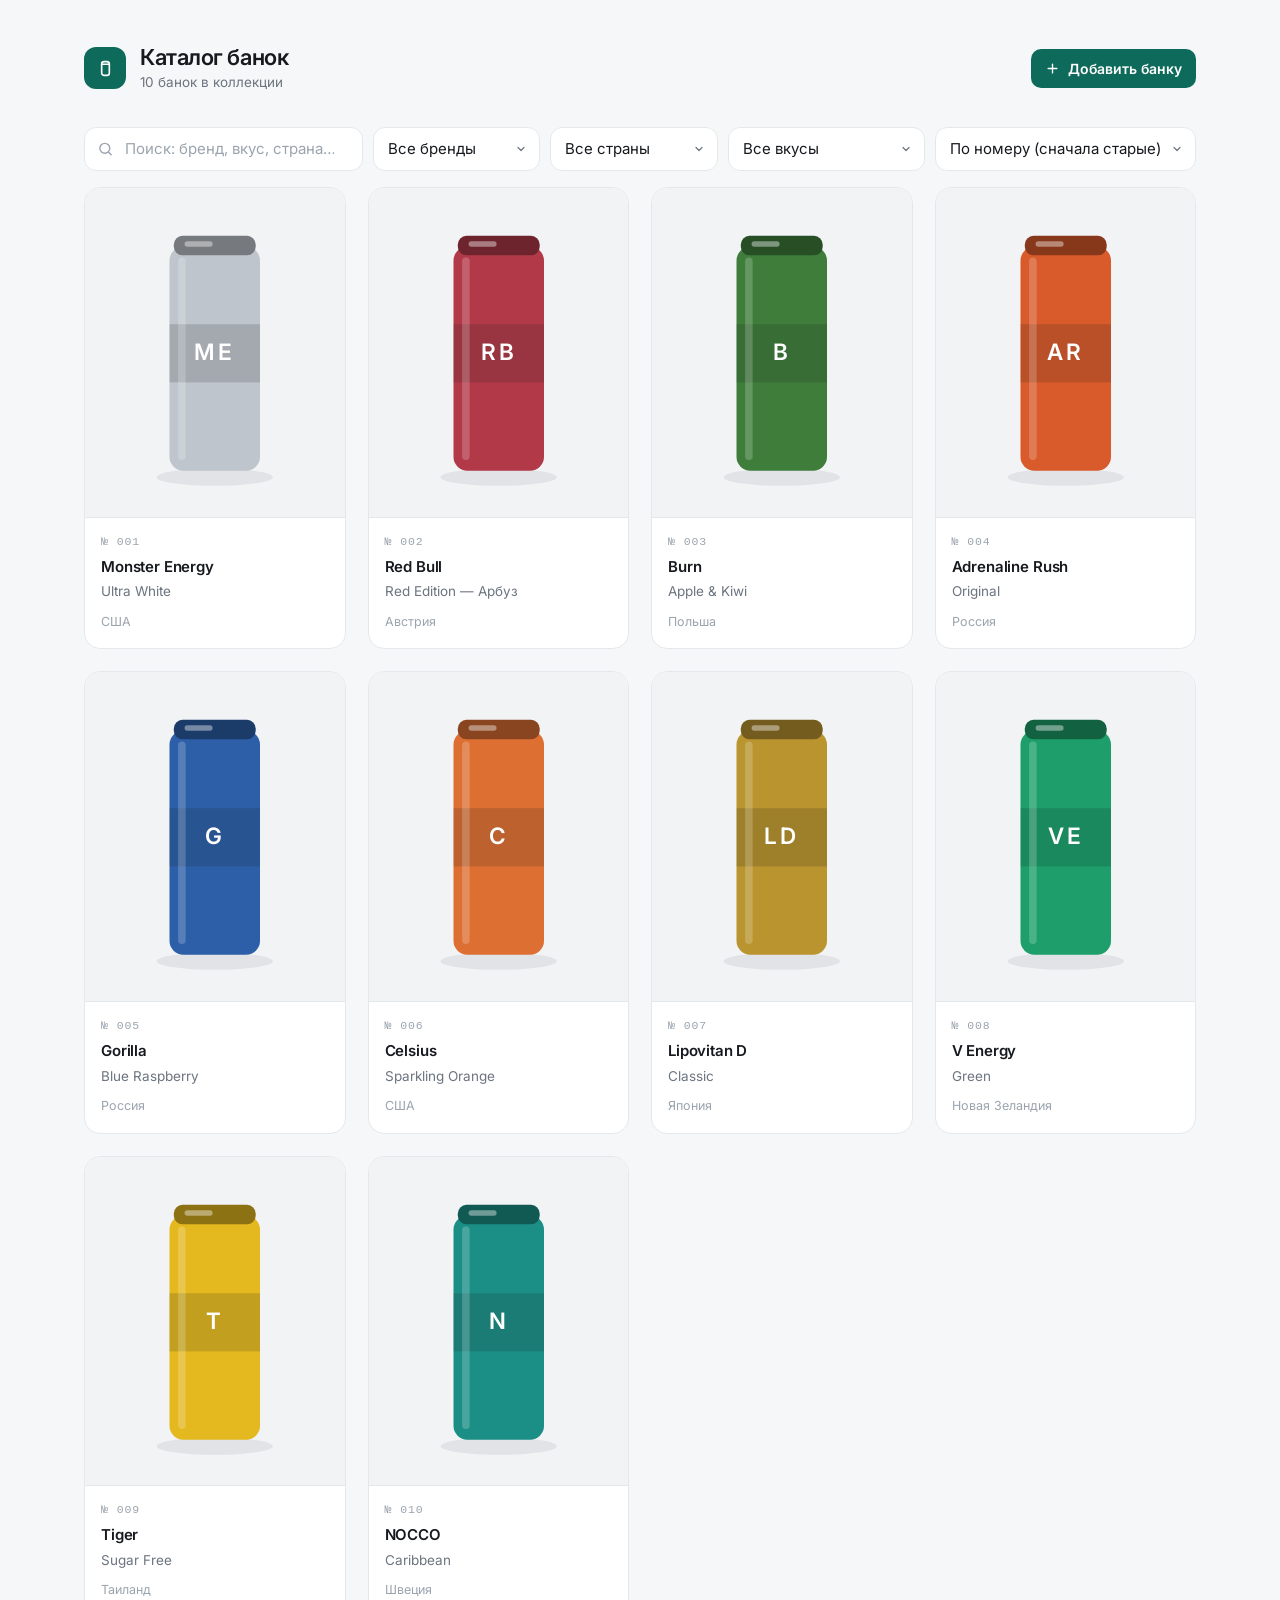
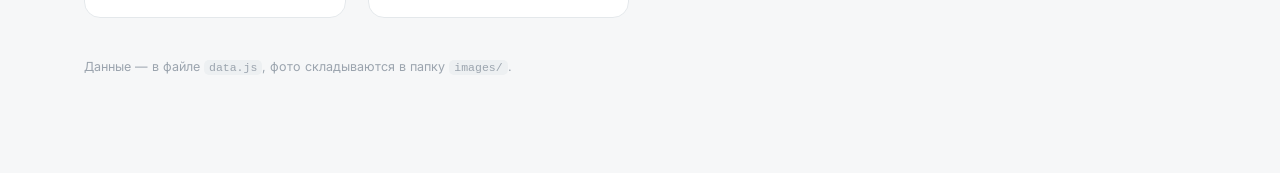
<file: index.html>
<!DOCTYPE html>
<html lang="ru">
<head>
  <meta charset="UTF-8" />
  <meta name="viewport" content="width=device-width, initial-scale=1" />
  <title>Каталог банок — личная коллекция энергетиков</title>
  <link rel="icon" href="data:image/svg+xml,%3Csvg xmlns='http://www.w3.org/2000/svg' viewBox='0 0 32 32'%3E%3Crect width='32' height='32' rx='9' fill='%230E6B5B'/%3E%3Crect x='11.5' y='7' width='9' height='18' rx='3' fill='white'/%3E%3C/svg%3E" />
  <link rel="preconnect" href="https://fonts.googleapis.com" />
  <link rel="preconnect" href="https://fonts.gstatic.com" crossorigin />
  <link href="https://fonts.googleapis.com/css2?family=Inter:wght@400;500;600&display=swap" rel="stylesheet" />
  <link rel="stylesheet" href="styles.css" />
</head>
<body>
  <header class="topbar">
    <div class="container">
      <div class="logo" aria-hidden="true">
        <svg viewBox="0 0 24 24" fill="none" stroke="currentColor" stroke-width="1.7" stroke-linecap="round">
          <rect x="8" y="4.8" width="8" height="14.4" rx="2.6" />
          <path d="M8 7.6h8" />
        </svg>
      </div>
      <div>
        <h1 class="page-title">Каталог банок</h1>
        <p class="page-sub" id="collectionSub"></p>
      </div>
      <button class="btn-primary add-btn" id="addCanBtn" type="button">
        <svg viewBox="0 0 24 24" fill="none" stroke="currentColor" stroke-width="2.2" stroke-linecap="round" aria-hidden="true">
          <path d="M12 5v14M5 12h14" />
        </svg>
        Добавить банку
      </button>
    </div>
  </header>

  <section class="toolbar">
    <form class="container toolbar-row" id="filters" autocomplete="off">
      <label class="search">
        <svg class="search-icon" viewBox="0 0 24 24" fill="none" stroke="currentColor" stroke-width="2" stroke-linecap="round" aria-hidden="true">
          <circle cx="11" cy="11" r="7" />
          <path d="m20 20-3.5-3.5" />
        </svg>
        <input id="searchInput" type="search" placeholder="Поиск: бренд, вкус, страна…" aria-label="Поиск по коллекции" />
      </label>
      <select class="select" id="filterBrand" aria-label="Фильтр по бренду">
        <option value="">Все бренды</option>
      </select>
      <select class="select" id="filterCountry" aria-label="Фильтр по стране">
        <option value="">Все страны</option>
      </select>
      <select class="select" id="filterFlavor" aria-label="Фильтр по вкусу">
        <option value="">Все вкусы</option>
      </select>
      <select class="select" id="sortBy" aria-label="Сортировка">
        <option value="number-asc">По номеру (сначала старые)</option>
        <option value="number-desc">По номеру (сначала новые)</option>
        <option value="rating-desc">По рейтингу</option>
        <option value="brand-asc">По бренду А–Я</option>
      </select>
    </form>
  </section>

  <main class="gallery">
    <div class="container">
      <section class="grid" id="grid" aria-label="Банки коллекции"></section>
      <div class="empty" id="emptyState" hidden>
        <h2>Ничего не найдено</h2>
        <p>Попробуйте изменить запрос или сбросить фильтры.</p>
        <button class="link-btn" id="resetFilters" type="button">Сбросить фильтры</button>
      </div>
      <footer class="footer">
        Данные — в файле <code>data.js</code>, фото складываются в папку <code>images/</code>.
      </footer>
    </div>
  </main>

  <div class="overlay" id="overlay"></div>

  <aside class="panel" id="panel" role="dialog" aria-modal="true" aria-labelledby="panelTitle">
    <button class="panel-close" id="panelClose" aria-label="Закрыть карточку">
      <svg viewBox="0 0 24 24" fill="none" stroke="currentColor" stroke-width="2" stroke-linecap="round" aria-hidden="true">
        <path d="M6 6l12 12M18 6L6 18" />
      </svg>
    </button>
    <div class="panel-media" id="panelMedia"></div>
    <div class="panel-body">
      <header>
        <p class="panel-number" id="panelNumber"></p>
        <p class="panel-eyebrow" id="panelBrand"></p>
        <h2 class="panel-title" id="panelTitle"></h2>
      </header>
      <dl class="meta">
        <div class="meta-row"><dt>Страна</dt><dd id="metaCountry"></dd></div>
        <div class="meta-row"><dt>Дата пробы</dt><dd id="metaDate"></dd></div>
        <div class="meta-row"><dt>Объём</dt><dd id="metaVolume"></dd></div>
      </dl>
      <section>
        <h3 class="label">Оценка</h3>
        <div class="stars" id="panelStars" aria-label="Оценка банки от 1 до 5"></div>
        <button class="link-btn clear-btn" id="clearRating" type="button" hidden>Сбросить оценку</button>
      </section>
      <section>
        <h3 class="label">Заметки</h3>
        <p class="notes" id="panelNotes"></p>
      </section>
      <section>
        <button class="link-btn danger" id="deleteCan" type="button" hidden>Удалить банку из коллекции</button>
      </section>
    </div>
  </aside>

  <aside class="panel form-panel" id="formPanel" role="dialog" aria-modal="true" aria-labelledby="formTitle">
    <button class="panel-close" id="formClose" aria-label="Закрыть форму">
      <svg viewBox="0 0 24 24" fill="none" stroke="currentColor" stroke-width="2" stroke-linecap="round" aria-hidden="true">
        <path d="M6 6l12 12M18 6L6 18" />
      </svg>
    </button>
    <div class="form-body">
      <header>
        <p class="panel-number">Новая банка</p>
        <h2 class="panel-title" id="formTitle">Добавить в коллекцию</h2>
      </header>
      <form id="addForm" novalidate>
        <div class="dropzone" id="dropzone" tabindex="0" role="button" aria-label="Выбрать фото банки">
          <img id="photoPreview" alt="Предпросмотр фото" hidden />
          <div class="dz-empty" id="dzEmpty">
            <svg viewBox="0 0 24 24" fill="none" stroke="currentColor" stroke-width="1.8" stroke-linecap="round" stroke-linejoin="round" aria-hidden="true">
              <path d="M12 16V4m0 0 4 4m-4-4L8 8" />
              <path d="M4 16v3a1 1 0 0 0 1 1h14a1 1 0 0 0 1-1v-3" />
            </svg>
            <p>Перетащи фото сюда<br />или нажми, чтобы выбрать файл</p>
          </div>
          <button type="button" class="dz-remove" id="photoRemove" hidden>Убрать фото</button>
        </div>
        <input type="file" id="photoInput" accept="image/*" hidden />

        <div class="field" id="colorField">
          <label class="label" for="colorInput">Цвет банки-заглушки</label>
          <input type="color" id="colorInput" value="#0E6B5B" />
        </div>
        <div class="field">
          <label class="label" for="fNumber">Каталожный номер</label>
          <input type="number" id="fNumber" min="1" step="1" inputmode="numeric" />
        </div>
        <div class="field">
          <label class="label" for="fBrand">Бренд *</label>
          <input type="text" id="fBrand" list="brandList" maxlength="60" />
          <datalist id="brandList"></datalist>
        </div>
        <div class="field">
          <label class="label" for="fFlavor">Вкус *</label>
          <input type="text" id="fFlavor" maxlength="80" />
        </div>
        <div class="field">
          <label class="label" for="fCountry">Страна *</label>
          <input type="text" id="fCountry" list="countryList" maxlength="60" />
          <datalist id="countryList"></datalist>
        </div>
        <div class="field">
          <label class="label" for="fVolume">Объём</label>
          <input type="text" id="fVolume" maxlength="30" placeholder="500 мл" />
        </div>
        <div class="field">
          <label class="label" for="fDate">Дата пробы</label>
          <input type="date" id="fDate" />
        </div>
        <div class="field">
          <label class="label" for="fNotes">Заметки</label>
          <textarea id="fNotes" rows="4" maxlength="2000"></textarea>
        </div>
        <p class="form-error" id="formError" hidden></p>
        <button type="submit" class="btn-primary" id="saveBtn">Добавить банку</button>
      </form>
    </div>
  </aside>

  <script src="data.js"></script>
  <script src="app.js"></script>
</body>
</html>
</file>
<file: styles.css>
*, *::before, *::after { box-sizing: border-box; }

[hidden] { display: none !important; }

:root {
  --bg: #F6F7F8;
  --surface: #FFFFFF;
  --ink: #16191E;
  --ink-2: #6B747F;
  --ink-3: #9BA4AE;
  --line: #E4E8EB;
  --line-strong: #C9D0D6;
  --accent: #0E6B5B;
  --accent-soft: #E2F0EC;
  --star: #E2A63B;
  --star-empty: #DFE3E7;
  --media-bg: #F1F3F5;
  --radius: 16px;
  --shadow: 0 1px 2px rgba(22, 25, 30, .05), 0 10px 28px rgba(22, 25, 30, .07);
  --font: "Inter", system-ui, -apple-system, "Segoe UI", Roboto, Arial, sans-serif;
  --mono: ui-monospace, "SF Mono", "Cascadia Mono", Consolas, monospace;
}

html { scroll-behavior: smooth; }

body {
  margin: 0;
  font-family: var(--font);
  font-size: 15px;
  line-height: 1.5;
  color: var(--ink);
  background: var(--bg);
  -webkit-font-smoothing: antialiased;
  text-rendering: optimizeLegibility;
}

body.no-scroll { overflow: hidden; }

.container {
  max-width: 1160px;
  margin-inline: auto;
  padding-inline: 24px;
}

.topbar { padding: 44px 0 20px; }

.topbar .container {
  display: flex;
  align-items: center;
  gap: 14px;
  flex-wrap: wrap;
}

.logo {
  width: 42px;
  height: 42px;
  border-radius: 12px;
  background: var(--accent);
  color: #fff;
  display: grid;
  place-items: center;
  flex: none;
}

.logo svg { width: 23px; height: 23px; }

.page-title {
  margin: 0;
  font-size: 22px;
  font-weight: 600;
  letter-spacing: -0.02em;
  line-height: 1.2;
}

.page-sub {
  margin: 2px 0 0;
  font-size: 13.5px;
  color: var(--ink-2);
}

.toolbar {
  position: sticky;
  top: 0;
  z-index: 10;
  padding: 14px 0 16px;
  background: rgba(246, 247, 248, .88);
  backdrop-filter: blur(10px);
  -webkit-backdrop-filter: blur(10px);
}

.toolbar-row {
  display: flex;
  flex-wrap: wrap;
  gap: 10px;
}

.search {
  position: relative;
  flex: 1 1 260px;
  min-width: 0;
}

.search-icon {
  position: absolute;
  left: 13px;
  top: 50%;
  translate: 0 -50%;
  width: 17px;
  height: 17px;
  color: var(--ink-3);
  pointer-events: none;
}

input[type="search"],
.select {
  font: inherit;
  color: var(--ink);
  background: var(--surface);
  border: 1px solid var(--line);
  border-radius: 12px;
  padding: 10px 14px;
  transition: border-color .18s ease, box-shadow .18s ease;
}

input[type="search"] {
  width: 100%;
  padding-left: 40px;
}

input[type="search"]::placeholder { color: var(--ink-3); }

input[type="search"]:focus,
.select:focus {
  outline: none;
  border-color: var(--accent);
  box-shadow: 0 0 0 3px var(--accent-soft);
}

.select {
  appearance: none;
  -webkit-appearance: none;
  padding-right: 34px;
  background-image: url("data:image/svg+xml,%3Csvg xmlns='http://www.w3.org/2000/svg' width='12' height='12' viewBox='0 0 24 24' fill='none' stroke='%236B747F' stroke-width='2.4' stroke-linecap='round' stroke-linejoin='round'%3E%3Cpath d='m6 9 6 6 6-6'/%3E%3C/svg%3E");
  background-repeat: no-repeat;
  background-position: right 12px center;
  cursor: pointer;
  max-width: 100%;
}

.gallery { padding-bottom: 96px; }

.grid {
  display: grid;
  grid-template-columns: repeat(auto-fill, minmax(235px, 1fr));
  gap: 22px;
}

.card {
  position: relative;
  display: flex;
  flex-direction: column;
  padding: 0;
  font: inherit;
  color: inherit;
  text-align: left;
  background: var(--surface);
  border: 1px solid var(--line);
  border-radius: var(--radius);
  overflow: hidden;
  cursor: pointer;
  transition: border-color .2s ease, box-shadow .2s ease;
}

.card-remove {
  position: absolute;
  top: 10px;
  right: 10px;
  z-index: 1;
  width: 30px;
  height: 30px;
  border-radius: 50%;
  display: grid;
  place-items: center;
  background: rgba(255, 255, 255, .92);
  border: 1px solid var(--line);
  color: var(--ink-2);
  cursor: pointer;
  opacity: 0;
  transition: opacity .18s ease, border-color .18s ease, color .18s ease;
}

.card:hover .card-remove,
.card:focus-within .card-remove,
.card-remove:focus-visible { opacity: 1; }

.card-remove:hover {
  border-color: #E0B4B2;
  color: #B0524F;
}

.card-remove:focus-visible {
  outline: 2px solid var(--accent);
  outline-offset: 1px;
}

.card-remove svg {
  width: 13px;
  height: 13px;
}

@media (hover: none) {
  .card-remove { opacity: .75; }
}

.card:hover {
  border-color: var(--line-strong);
  box-shadow: var(--shadow);
}

.card:focus-visible,
.star:focus-visible,
.panel-close:focus-visible,
.link-btn:focus-visible {
  outline: 2px solid var(--accent);
  outline-offset: 2px;
}

.card-media {
  aspect-ratio: 1 / 1.12;
  display: grid;
  place-items: center;
  padding: 22px;
  background: var(--media-bg);
  border-bottom: 1px solid var(--line);
}

.card-media svg,
.card-media img {
  width: 100%;
  height: 100%;
  object-fit: contain;
}

.card-body {
  display: grid;
  gap: 3px;
  padding: 15px 16px 17px;
}

.card-row {
  display: flex;
  align-items: center;
  justify-content: space-between;
  gap: 8px;
  min-height: 14px;
}

.card-number {
  font-family: var(--mono);
  font-size: 11.5px;
  letter-spacing: .08em;
  color: var(--ink-3);
}

.mini-stars {
  display: inline-flex;
  gap: 1px;
}

.mini-stars svg { width: 12px; height: 12px; display: block; }
.mini-stars .on { color: var(--star); }
.mini-stars .off { color: var(--star-empty); }

.card-brand {
  margin: 3px 0 0;
  font-size: 15px;
  font-weight: 600;
  letter-spacing: -0.01em;
}

.card-flavor {
  margin: 0;
  font-size: 13.5px;
  color: var(--ink-2);
}

.card-country {
  margin: 8px 0 0;
  font-size: 12.5px;
  color: var(--ink-3);
}

@keyframes rise {
  from { opacity: 0; transform: translateY(14px); }
}

.card.appear {
  animation: rise .6s cubic-bezier(.22, .8, .26, 1) both;
  animation-delay: calc(var(--i, 0) * 45ms);
}

.empty {
  padding: 90px 20px;
  text-align: center;
  color: var(--ink-2);
}

.empty h2 {
  margin: 0 0 6px;
  font-size: 17px;
  font-weight: 600;
  color: var(--ink);
}

.empty p {
  margin: 0 0 18px;
  font-size: 14px;
}

.link-btn {
  border: 0;
  background: none;
  padding: 0;
  margin: 0;
  font: inherit;
  font-size: 13px;
  color: var(--ink-2);
  cursor: pointer;
  text-decoration: underline transparent;
  text-underline-offset: 3px;
  transition: color .15s ease, text-decoration-color .15s ease;
}

.link-btn:hover {
  color: var(--ink);
  text-decoration-color: currentColor;
}

.link-btn.danger { color: #B0524F; }

.link-btn.danger:hover { color: #8F3B39; }

.clear-btn { margin-top: 10px; }

.footer {
  margin-top: 40px;
  font-size: 12.5px;
  color: var(--ink-3);
}

.footer code {
  font-family: var(--mono);
  font-size: .92em;
  background: #EDF0F2;
  padding: 1px 5px;
  border-radius: 5px;
}

.overlay {
  position: fixed;
  inset: 0;
  z-index: 40;
  background: rgba(18, 21, 26, .34);
  opacity: 0;
  visibility: hidden;
  transition: opacity .32s ease, visibility 0s linear .32s;
}

.overlay.show {
  opacity: 1;
  visibility: visible;
  transition: opacity .32s ease;
}

.panel {
  position: fixed;
  top: 0;
  right: 0;
  bottom: 0;
  z-index: 50;
  width: min(440px, 100%);
  background: var(--surface);
  border-left: 1px solid var(--line);
  transform: translateX(103%);
  visibility: hidden;
  overflow-y: auto;
  transition: transform .42s cubic-bezier(.22, .8, .26, 1), visibility 0s linear .42s;
}

.panel.open {
  transform: none;
  visibility: visible;
  transition: transform .42s cubic-bezier(.22, .8, .26, 1);
}

.panel-close {
  position: absolute;
  top: 14px;
  right: 14px;
  z-index: 2;
  width: 38px;
  height: 38px;
  border-radius: 50%;
  display: grid;
  place-items: center;
  background: var(--surface);
  color: var(--ink-2);
  border: 1px solid var(--line);
  cursor: pointer;
  transition: border-color .18s ease, color .18s ease;
}

.panel-close:hover {
  border-color: var(--line-strong);
  color: var(--ink);
}

.panel-close svg { width: 17px; height: 17px; }

.panel-media {
  height: 340px;
  display: grid;
  place-items: center;
  padding: 44px 60px;
  background: var(--media-bg);
  border-bottom: 1px solid var(--line);
}

.panel-media svg,
.panel-media img {
  max-width: 100%;
  max-height: 100%;
}

.panel-body {
  padding: 26px 28px 44px;
  display: grid;
  gap: 26px;
}

.panel-number {
  margin: 0;
  font-family: var(--mono);
  font-size: 12px;
  letter-spacing: .1em;
  color: var(--accent);
}

.panel-eyebrow {
  margin: 14px 0 3px;
  font-size: 12px;
  font-weight: 600;
  letter-spacing: .09em;
  text-transform: uppercase;
  color: var(--ink-3);
}

.panel-title {
  margin: 0;
  font-size: 22px;
  font-weight: 600;
  letter-spacing: -0.015em;
  line-height: 1.25;
}

.meta { margin: 0; }

.meta-row {
  display: grid;
  grid-template-columns: 118px 1fr;
  gap: 12px;
  padding: 11px 0;
  border-top: 1px solid var(--line);
}

.meta-row dt {
  font-size: 13px;
  color: var(--ink-2);
}

.meta-row dd {
  margin: 0;
  font-size: 14px;
  font-weight: 500;
}

.label {
  margin: 0 0 10px;
  font-size: 12px;
  font-weight: 600;
  letter-spacing: .07em;
  text-transform: uppercase;
  color: var(--ink-3);
}

.stars {
  display: flex;
  gap: 4px;
}

.star {
  width: 34px;
  height: 34px;
  padding: 5px;
  border: 0;
  border-radius: 8px;
  background: none;
  color: var(--star-empty);
  cursor: pointer;
  transition: color .15s ease;
}

.star svg {
  width: 100%;
  height: 100%;
  display: block;
  fill: currentColor;
}

.stars .star.on { color: var(--star); }

.stars.hover .star.pre { color: var(--star); }

.stars.hover .star:not(.pre) { color: var(--star-empty); }

.notes {
  margin: 0;
  font-size: 14.5px;
  line-height: 1.65;
  white-space: pre-line;
}

.notes.is-empty { color: var(--ink-3); }

.btn-primary {
  display: inline-flex;
  align-items: center;
  justify-content: center;
  gap: 8px;
  border: 0;
  border-radius: 10px;
  padding: 11px 18px;
  background: var(--accent);
  color: #fff;
  font: inherit;
  font-weight: 600;
  font-size: 14.5px;
  cursor: pointer;
  transition: background .18s ease;
}

.btn-primary:hover { background: #0A574A; }

.btn-primary:focus-visible {
  outline: 2px solid var(--accent);
  outline-offset: 2px;
}

.add-btn {
  margin-left: auto;
  flex: none;
  padding: 9px 14px;
  font-size: 14px;
}

.add-btn svg {
  width: 15px;
  height: 15px;
}

.form-body {
  padding: 26px 28px 44px;
  display: grid;
  gap: 24px;
}

.form-body form {
  display: grid;
  gap: 16px;
}

.field {
  display: grid;
  gap: 6px;
}

.field .label { margin: 0; }

.field input[type="text"],
.field input[type="number"],
.field input[type="date"],
.field input[type="color"],
.field textarea {
  font: inherit;
  color: var(--ink);
  background: var(--surface);
  border: 1px solid var(--line);
  border-radius: 10px;
  padding: 9px 12px;
  width: 100%;
  transition: border-color .18s ease, box-shadow .18s ease;
}

.field input:focus,
.field textarea:focus {
  outline: none;
  border-color: var(--accent);
  box-shadow: 0 0 0 3px var(--accent-soft);
}

.field input[type="color"] {
  padding: 4px;
  height: 40px;
  cursor: pointer;
}

.field textarea {
  resize: vertical;
  min-height: 96px;
}

.form-panel .invalid { border-color: #C4524F !important; }

.form-error {
  margin: 0;
  font-size: 13px;
  color: #B0524F;
}

.dropzone {
  position: relative;
  display: grid;
  place-items: center;
  min-height: 150px;
  padding: 18px;
  border: 1.5px dashed var(--line-strong);
  border-radius: 12px;
  background: var(--media-bg);
  cursor: pointer;
  text-align: center;
  transition: border-color .18s ease, background .18s ease;
}

.dropzone:hover,
.dropzone.dragover {
  border-color: var(--accent);
  background: var(--accent-soft);
}

.dropzone:focus-visible {
  outline: 2px solid var(--accent);
  outline-offset: 2px;
}

.dropzone img {
  max-width: 100%;
  max-height: 220px;
  border-radius: 8px;
}

.dz-empty {
  display: grid;
  gap: 8px;
  justify-items: center;
  color: var(--ink-2);
  font-size: 13.5px;
}

.dz-empty p { margin: 0; }

.dz-empty svg {
  width: 26px;
  height: 26px;
  color: var(--ink-3);
}

.dz-remove {
  position: absolute;
  top: 10px;
  right: 10px;
  border: 1px solid var(--line);
  border-radius: 8px;
  background: var(--surface);
  color: var(--ink-2);
  font: inherit;
  font-size: 12.5px;
  padding: 5px 10px;
  cursor: pointer;
  transition: border-color .15s ease, color .15s ease;
}

.dz-remove:hover {
  border-color: var(--line-strong);
  color: var(--ink);
}

@media (max-width: 640px) {
  .topbar { padding: 28px 0 12px; }
  .toolbar-row .search { flex-basis: 100%; }
  .select { flex: 1 1 44%; }
  .panel-media { height: 280px; padding: 40px 44px; }
  .panel-body { padding: 22px 20px 40px; }
}

@media (prefers-reduced-motion: reduce) {
  *, *::before, *::after {
    animation-duration: .01ms !important;
    transition-duration: .01ms !important;
  }
}
</file>
